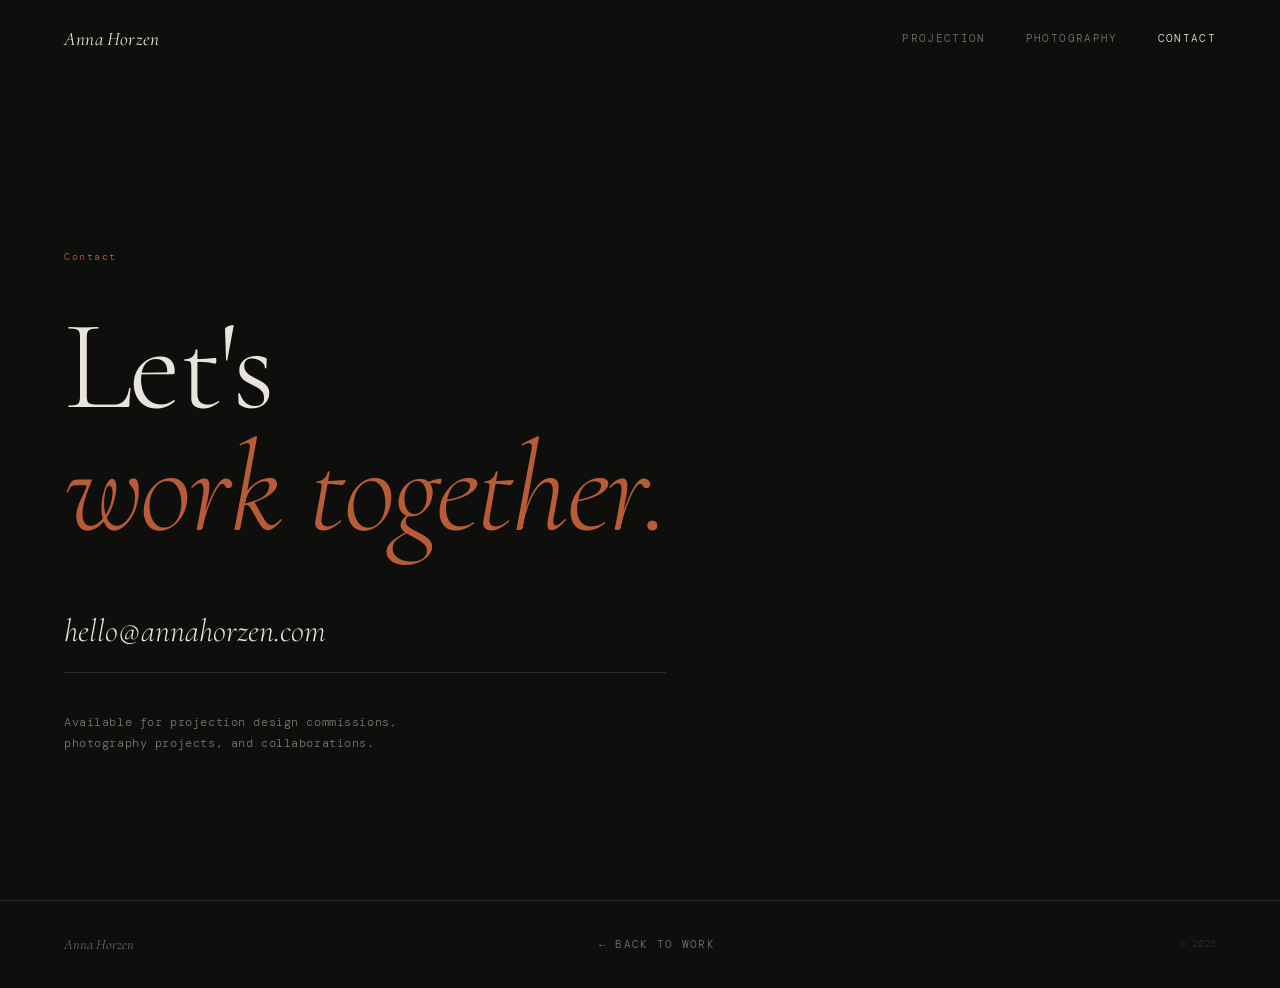
<file: contact.html>
<!DOCTYPE html>
<html lang="en">
<head>
  <meta charset="UTF-8" />
  <meta name="viewport" content="width=device-width, initial-scale=1.0" />
  <title>Contact — Anna Horzen</title>
  <link rel="preconnect" href="https://fonts.googleapis.com" />
  <link rel="preconnect" href="https://fonts.gstatic.com" crossorigin />
  <link href="https://fonts.googleapis.com/css2?family=Cormorant+Garamond:ital,wght@0,300;0,400;0,500;1,300;1,400&family=DM+Mono:wght@300;400&display=swap" rel="stylesheet" />
  <link rel="stylesheet" href="style.css" />
</head>
<body>

  <!-- NAV -->
  <header class="site-header">
    <a href="index.html" class="wordmark">Anna Horzen</a>
    <nav class="site-nav">
      <a href="index.html#projection" class="nav-link">Projection</a>
      <a href="index.html#photography" class="nav-link">Photography</a>
      <a href="contact.html" class="nav-link nav-link--active">Contact</a>
    </nav>
  </header>

  <!-- CONTACT BODY -->
  <section class="contact-section">
    <div class="contact-inner">
      <span class="section-label">Contact</span>
      <h1 class="contact-heading">Let's<br><em>work together.</em></h1>
      <div class="contact-links">
        <a href="mailto:hello@annahorzen.com" class="contact-email">
          hello@annahorzen.com
        </a>
        <!-- Optional: add more links below -->
        <!-- <a href="https://instagram.com/yourhandle" class="contact-social" target="_blank" rel="noopener">Instagram</a> -->
      </div>
      <p class="contact-note">
        Available for projection design commissions, photography projects, and collaborations.
      </p>
    </div>
  </section>

  <!-- FOOTER -->
  <footer class="site-footer">
    <span class="footer-name">Anna Horzen</span>
    <a href="index.html" class="footer-contact">← Back to work</a>
    <span class="footer-copy">© 2025</span>
  </footer>

</body>
</html>
</file>
<file: style.css>
/* ===================================================
   ANNA HORZEN — style.css
   Dark editorial · Cormorant Garamond · DM Mono
   =================================================== */

/* --- RESET & BASE --------------------------------- */
*, *::before, *::after {
  box-sizing: border-box;
  margin: 0;
  padding: 0;
}

:root {
  --bg:          #0e0e0c;
  --surface:     #141412;
  --border:      #2a2a26;
  --text:        #e8e4dc;
  --text-muted:  #7a7670;
  --accent:      #b85c38;
  --accent-soft: #8c3f22;
  --font-serif:  'Cormorant Garamond', Georgia, serif;
  --font-mono:   'DM Mono', monospace;
  --max-w:       1400px;
  --gutter:      clamp(1.5rem, 5vw, 4rem);
  --grid-gap:    3px;
}

html {
  font-size: 16px;
  scroll-behavior: smooth;
}

body {
  background-color: var(--bg);
  color: var(--text);
  font-family: var(--font-serif);
  font-weight: 300;
  line-height: 1.6;
  -webkit-font-smoothing: antialiased;
  overflow-x: hidden;
}

img {
  display: block;
  width: 100%;
  height: 100%;
  object-fit: cover;
}

a {
  color: inherit;
  text-decoration: none;
}

/* --- HEADER / NAV --------------------------------- */
.site-header {
  position: fixed;
  top: 0;
  left: 0;
  right: 0;
  z-index: 100;
  display: flex;
  align-items: center;
  justify-content: space-between;
  padding: 1.5rem var(--gutter);
  background: linear-gradient(to bottom, var(--bg) 60%, transparent);
  mix-blend-mode: normal;
}

.wordmark {
  font-family: var(--font-serif);
  font-size: clamp(1rem, 2vw, 1.2rem);
  font-weight: 400;
  font-style: italic;
  letter-spacing: 0.01em;
  color: var(--text);
  transition: color 0.2s;
}
.wordmark:hover { color: var(--accent); }

.site-nav {
  display: flex;
  gap: 2.5rem;
}

.nav-link {
  font-family: var(--font-mono);
  font-size: 0.7rem;
  font-weight: 300;
  letter-spacing: 0.12em;
  text-transform: uppercase;
  color: var(--text-muted);
  transition: color 0.2s;
}
.nav-link:hover,
.nav-link--active { color: var(--text); }

/* --- HERO ----------------------------------------- */
.hero {
  position: relative;
  height: 100svh;
  min-height: 600px;
  overflow: hidden;
}

.hero-image-wrap {
  position: absolute;
  inset: 0;
}

.hero-img {
  width: 100%;
  height: 100%;
  object-fit: cover;
  filter: brightness(0.45) contrast(1.05);
}

.hero-placeholder {
  position: absolute;
  inset: 0;
  background: linear-gradient(135deg, #1a1810 0%, #0a0a08 50%, #111210 100%);
}

/* Cinematic grain overlay */
.hero::after {
  content: '';
  position: absolute;
  inset: 0;
  background-image: url("data:image/svg+xml,%3Csvg viewBox='0 0 256 256' xmlns='http://www.w3.org/2000/svg'%3E%3Cfilter id='noise'%3E%3CfeTurbulence type='fractalNoise' baseFrequency='0.9' numOctaves='4' stitchTiles='stitch'/%3E%3C/filter%3E%3Crect width='100%25' height='100%25' filter='url(%23noise)' opacity='0.04'/%3E%3C/svg%3E");
  pointer-events: none;
  opacity: 0.35;
}

.hero-text {
  position: absolute;
  bottom: clamp(2rem, 7vw, 5rem);
  left: var(--gutter);
  right: var(--gutter);
  z-index: 2;
}

.hero-name {
  font-family: var(--font-serif);
  font-size: clamp(4rem, 13vw, 11rem);
  font-weight: 300;
  line-height: 0.92;
  letter-spacing: -0.02em;
  color: var(--text);
}

.hero-name em {
  font-style: italic;
  font-weight: 300;
  color: var(--accent);
}

.hero-role {
  font-family: var(--font-mono);
  font-size: clamp(0.65rem, 1.2vw, 0.8rem);
  font-weight: 300;
  letter-spacing: 0.18em;
  text-transform: uppercase;
  color: var(--text-muted);
  margin-top: 1.2rem;
  line-height: 1.9;
}

/* --- BIO ------------------------------------------ */
.bio-section {
  padding: clamp(4rem, 10vw, 7rem) var(--gutter);
  border-bottom: 1px solid var(--border);
}

.bio-inner {
  max-width: 680px;
  margin-left: auto;
  margin-right: 0;
  display: flex;
  flex-direction: column;
  gap: 2rem;
}

.bio-text {
  font-size: clamp(1.1rem, 2.2vw, 1.4rem);
  font-weight: 300;
  line-height: 1.75;
  color: var(--text);
  font-style: italic;
}

.bio-location {
  font-family: var(--font-mono);
  font-size: 0.7rem;
  letter-spacing: 0.15em;
  text-transform: uppercase;
  color: var(--text-muted);
}

/* --- PORTFOLIO SECTIONS --------------------------- */
.portfolio-section {
  padding: clamp(4rem, 8vw, 6rem) 0 clamp(4rem, 8vw, 6rem);
  border-bottom: 1px solid var(--border);
}

.section-header {
  display: flex;
  align-items: flex-start;
  gap: 1.5rem;
  padding: 0 var(--gutter) clamp(2rem, 4vw, 3rem);
}

.section-label {
  font-family: var(--font-mono);
  font-size: 0.65rem;
  letter-spacing: 0.15em;
  color: var(--accent);
  padding-top: 0.5rem;
  flex-shrink: 0;
}

.section-title {
  font-family: var(--font-serif);
  font-size: clamp(2.8rem, 7vw, 6rem);
  font-weight: 300;
  font-style: italic;
  line-height: 0.95;
  letter-spacing: -0.02em;
  color: var(--text);
}

/* --- GRID ----------------------------------------- */
.grid {
  display: grid;
  gap: var(--grid-gap);
  padding: 0 var(--grid-gap);
}

.grid--projection {
  grid-template-columns: repeat(4, 1fr);
  grid-auto-rows: 260px;
}

.grid--photo {
  grid-template-columns: repeat(4, 1fr);
  grid-auto-rows: 260px;
}

.grid-item {
  position: relative;
  overflow: hidden;
  background: var(--surface);
  cursor: pointer;
}

/* Placeholder when image is missing */
.grid-item.placeholder {
  background: var(--surface);
}
.grid-item.placeholder::before {
  content: '';
  position: absolute;
  inset: 0;
  background: repeating-linear-gradient(
    45deg,
    transparent,
    transparent 10px,
    rgba(255,255,255,0.012) 10px,
    rgba(255,255,255,0.012) 11px
  );
}

.grid-item img {
  transition: transform 0.6s cubic-bezier(0.25, 0.1, 0.25, 1),
              filter 0.4s ease;
  filter: brightness(0.82) contrast(1.05);
}

.grid-item:hover img {
  transform: scale(1.04);
  filter: brightness(0.95) contrast(1.02);
}

.grid-item figcaption {
  position: absolute;
  bottom: 0;
  left: 0;
  right: 0;
  padding: 0.9rem 1rem 0.7rem;
  font-family: var(--font-mono);
  font-size: 0.62rem;
  letter-spacing: 0.08em;
  color: var(--text-muted);
  background: linear-gradient(transparent, rgba(10,10,8,0.85));
  opacity: 0;
  transform: translateY(4px);
  transition: opacity 0.3s ease, transform 0.3s ease;
}

.grid-item:hover figcaption {
  opacity: 1;
  transform: translateY(0);
}

/* Grid item size variations */
.grid-item--featured {
  grid-column: span 2;
  grid-row: span 2;
}

.grid-item--wide {
  grid-column: span 2;
}

.grid-item--tall {
  grid-row: span 2;
}

/* --- CONTACT PAGE --------------------------------- */
.contact-section {
  min-height: 100svh;
  display: flex;
  align-items: center;
  padding: clamp(8rem, 15vw, 12rem) var(--gutter) clamp(4rem, 8vw, 6rem);
}

.contact-inner {
  display: flex;
  flex-direction: column;
  gap: 2.5rem;
  max-width: 800px;
}

.contact-heading {
  font-family: var(--font-serif);
  font-size: clamp(3.5rem, 10vw, 8rem);
  font-weight: 300;
  line-height: 0.95;
  letter-spacing: -0.02em;
}

.contact-heading em {
  font-style: italic;
  color: var(--accent);
}

.contact-links {
  display: flex;
  flex-direction: column;
  gap: 1rem;
  margin-top: 1rem;
}

.contact-email {
  font-family: var(--font-serif);
  font-size: clamp(1.2rem, 3vw, 2rem);
  font-weight: 300;
  font-style: italic;
  color: var(--text);
  border-bottom: 1px solid var(--border);
  padding-bottom: 1rem;
  transition: color 0.2s, border-color 0.2s;
  display: inline-block;
}

.contact-email:hover {
  color: var(--accent);
  border-color: var(--accent-soft);
}

.contact-social {
  font-family: var(--font-mono);
  font-size: 0.72rem;
  letter-spacing: 0.12em;
  text-transform: uppercase;
  color: var(--text-muted);
  transition: color 0.2s;
}
.contact-social:hover { color: var(--text); }

.contact-note {
  font-family: var(--font-mono);
  font-size: 0.72rem;
  letter-spacing: 0.05em;
  color: var(--text-muted);
  line-height: 1.8;
  max-width: 420px;
}

/* --- FOOTER --------------------------------------- */
.site-footer {
  display: flex;
  align-items: center;
  justify-content: space-between;
  padding: 2rem var(--gutter);
  border-top: 1px solid var(--border);
}

.footer-name {
  font-family: var(--font-serif);
  font-size: 0.9rem;
  font-style: italic;
  color: var(--text-muted);
}

.footer-contact {
  font-family: var(--font-mono);
  font-size: 0.68rem;
  letter-spacing: 0.12em;
  text-transform: uppercase;
  color: var(--text-muted);
  transition: color 0.2s;
}
.footer-contact:hover { color: var(--accent); }

.footer-copy {
  font-family: var(--font-mono);
  font-size: 0.65rem;
  color: var(--border);
}

/* --- PAGE FADE IN --------------------------------- */
body {
  animation: pageFade 0.5s ease forwards;
}

@keyframes pageFade {
  from { opacity: 0; transform: translateY(8px); }
  to   { opacity: 1; transform: translateY(0); }
}

/* --- RESPONSIVE ----------------------------------- */
@media (max-width: 900px) {
  .grid--projection,
  .grid--photo {
    grid-template-columns: repeat(3, 1fr);
    grid-auto-rows: 220px;
  }
}

@media (max-width: 600px) {
  .site-nav {
    gap: 1.5rem;
  }

  .grid--projection,
  .grid--photo {
    grid-template-columns: repeat(2, 1fr);
    grid-auto-rows: 190px;
  }

  /* On mobile, reduce featured spans */
  .grid-item--featured {
    grid-column: span 2;
    grid-row: span 1;
  }

  .grid-item--wide {
    grid-column: span 2;
  }

  .grid-item--tall {
    grid-row: span 1;
  }

  .section-header {
    flex-direction: column;
    gap: 0.5rem;
  }

  .site-footer {
    flex-direction: column;
    gap: 1rem;
    text-align: center;
  }
}

@media (max-width: 400px) {
  .grid--projection,
  .grid--photo {
    grid-template-columns: 1fr 1fr;
    grid-auto-rows: 160px;
  }
}
</file>
